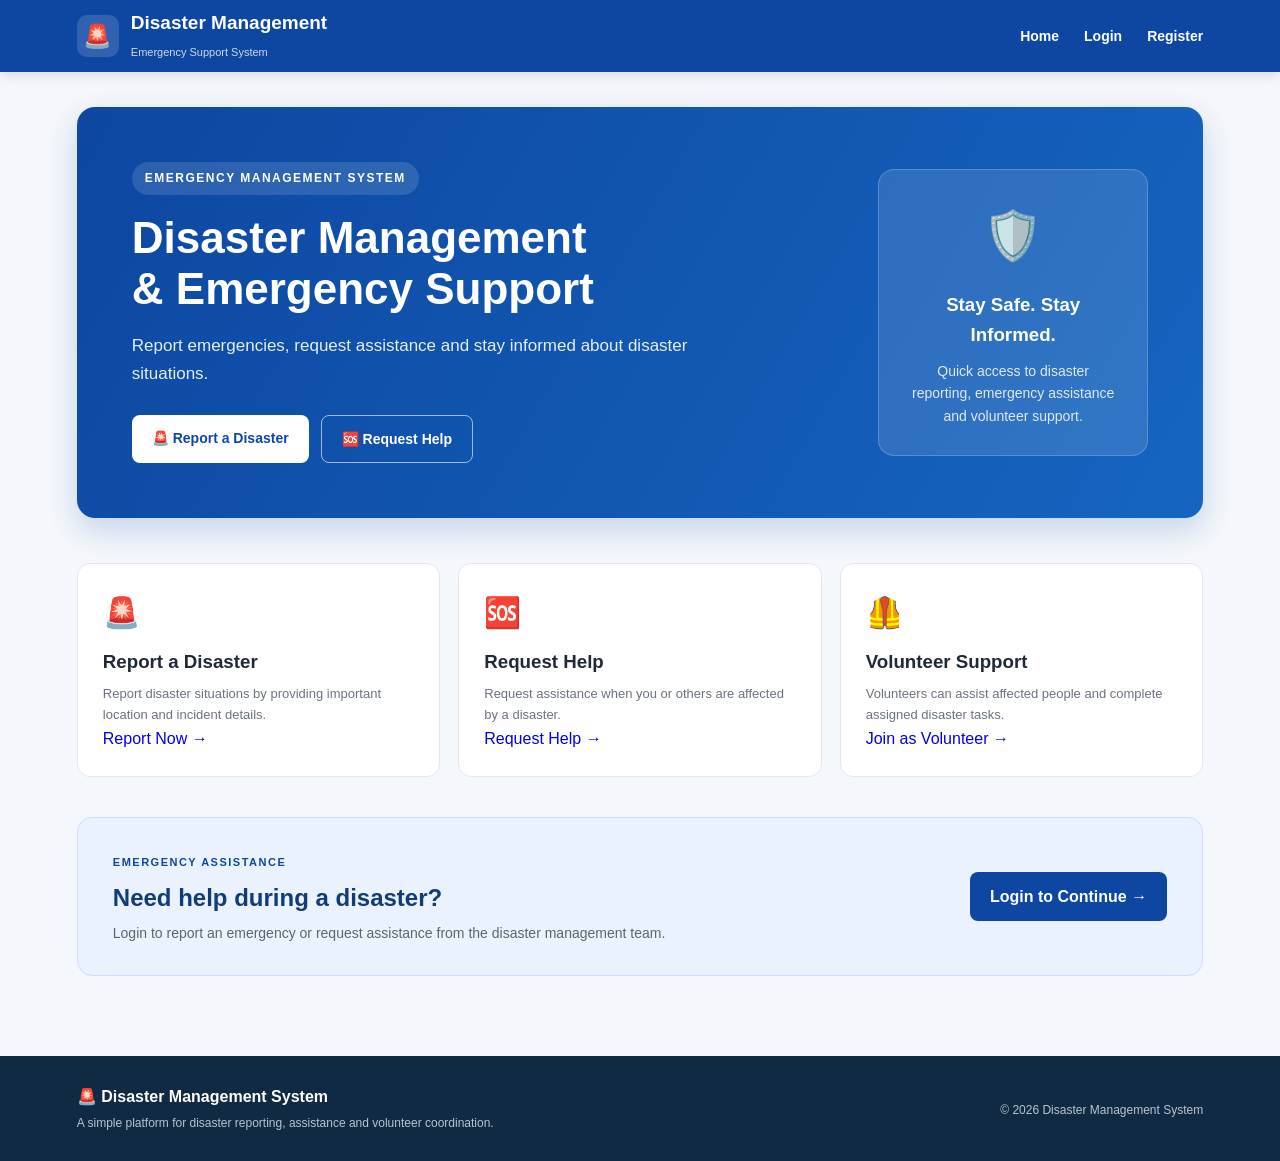
<file: index.html>
<!DOCTYPE html>
<html>
<head>
    <title>Disaster Management System</title>

    <meta http-equiv="refresh" content="0; url=dashboard.html">

    <link rel="stylesheet" href="style.css">
</head>

<body>

<div class="loading-page">
    <h1>Disaster Management System</h1>
    <p>Opening dashboard...</p>

    <a href="dashboard.html" class="button">
        Open Dashboard
    </a>
</div>

</body>
</html>
</file>
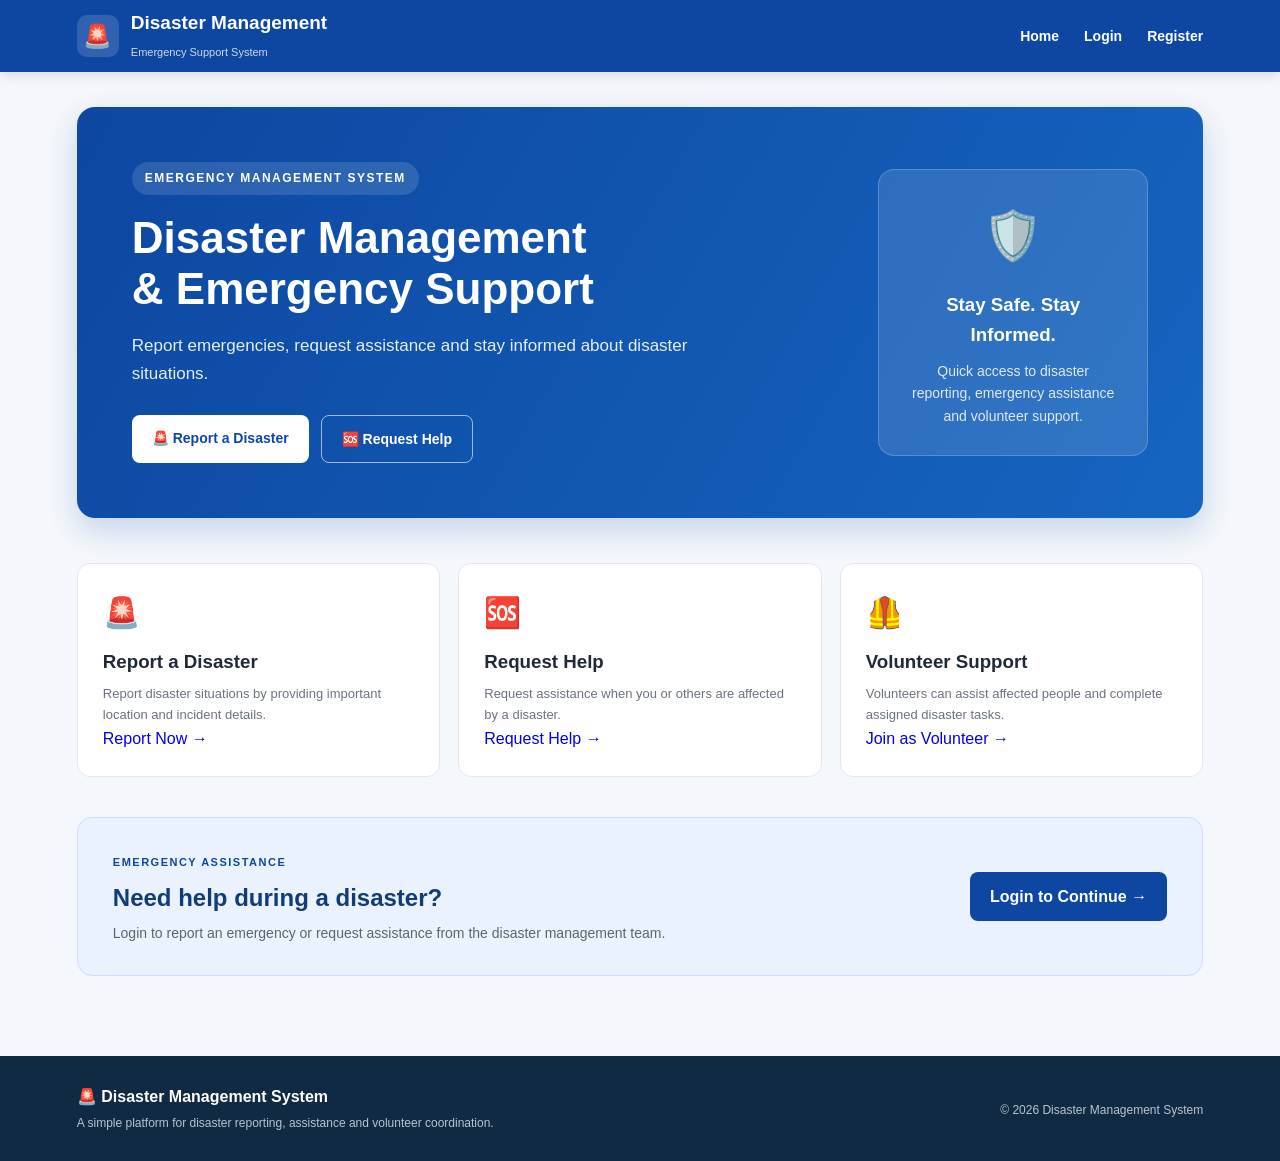
<file: dashboard.html>
<!DOCTYPE html>
<html lang="en">

<head>
    <meta charset="UTF-8">
    <meta name="viewport" content="width=device-width, initial-scale=1.0">

    <title>Disaster Management System</title>

    <link rel="stylesheet" href="style.css">
</head>


<body>

<!-- ================= HEADER ================= -->

<header class="main-header">

    <div class="logo-area">

        <div class="logo-icon">
            🚨
        </div>

        <div>
            <h2>Disaster Management</h2>
            <span>Emergency Support System</span>
        </div>

    </div>


    <nav>

        <a href="dashboard.html">
            Home
        </a>

        <a href="login.html" id="loginLink">
            Login
        </a>

        <a href="register.html" id="registerLink">
            Register
        </a>

        <a href="#" id="logoutLink" onclick="logout()">
            Logout
        </a>

    </nav>

</header>



<!-- ================= MAIN DASHBOARD ================= -->

<div class="dashboard">


    <!-- ================================================= -->
    <!-- MAIN WEBSITE / GUEST DASHBOARD -->
    <!-- ================================================= -->

    <div id="guestSection">


        <!-- HERO -->

        <section class="main-hero">

            <div class="hero-content">

                <span class="hero-label">
                    EMERGENCY MANAGEMENT SYSTEM
                </span>

                <h1>
                    Disaster Management<br>
                    & Emergency Support
                </h1>

                <p>
                    Report emergencies, request assistance and
                    stay informed about disaster situations.
                </p>


                <div class="hero-buttons">

                    <a href="login.html"
                       class="primary-button">
                        🚨 Report a Disaster
                    </a>

                    <a href="login.html"
                       class="secondary-button">
                        🆘 Request Help
                    </a>

                </div>

            </div>


            <div class="hero-card">

                <div class="hero-card-icon">
                    🛡️
                </div>

                <h3>
                    Stay Safe. Stay Informed.
                </h3>

                <p>
                    Quick access to disaster reporting,
                    emergency assistance and volunteer support.
                </p>

            </div>

        </section>



        <!-- ================================================= -->
        <!-- HOW THE SYSTEM HELPS -->
        <!-- ================================================= -->

        <section class="info-section">


            <div class="info-card">

                <div class="info-icon">
                    🚨
                </div>

                <h3>
                    Report a Disaster
                </h3>

                <p>
                    Report disaster situations by providing
                    important location and incident details.
                </p>

                <a href="login.html"
                   class="card-link">
                    Report Now →
                </a>

            </div>



            <div class="info-card">

                <div class="info-icon">
                    🆘
                </div>

                <h3>
                    Request Help
                </h3>

                <p>
                    Request assistance when you or others
                    are affected by a disaster.
                </p>

                <a href="login.html"
                   class="card-link">
                    Request Help →
                </a>

            </div>



            <div class="info-card">

                <div class="info-icon">
                    🦺
                </div>

                <h3>
                    Volunteer Support
                </h3>

                <p>
                    Volunteers can assist affected people
                    and complete assigned disaster tasks.
                </p>

                <a href="register.html"
                   class="card-link">
                    Join as Volunteer →
                </a>

            </div>


        </section>



        <!-- ================================================= -->
        <!-- HELP BANNER -->
        <!-- ================================================= -->

        <section class="help-banner">

            <div>

                <span class="small-heading">
                    EMERGENCY ASSISTANCE
                </span>

                <h2>
                    Need help during a disaster?
                </h2>

                <p>
                    Login to report an emergency or request
                    assistance from the disaster management team.
                </p>

            </div>


            <a href="login.html"
               class="help-button">

                Login to Continue →

            </a>

        </section>


    </div>



    <!-- ================================================= -->
    <!-- USER DASHBOARD -->
    <!-- ================================================= -->

    <div id="userSection">

        <div class="dashboard-title">

            <span class="small-heading">
                USER DASHBOARD
            </span>

            <h1 id="userWelcome">
                Welcome
            </h1>

            <p>
                Report disasters, request help and
                stay updated with disaster information.
            </p>

        </div>


        <div class="action-grid">


            <!-- REPORT DISASTER -->

            <div class="dashboard-card">

                <div class="card-icon red-card">
                    🚨
                </div>

                <h3>
                    Report a Disaster
                </h3>

                <p>
                    Report a disaster by providing its type,
                    location and important details.
                </p>


                <form id="reportForm">

                    <input type="text"
                           id="disasterType"
                           placeholder="Disaster type"
                           required>

                    <input type="text"
                           id="location"
                           placeholder="Location"
                           required>

                    <textarea id="details"
                              placeholder="Enter disaster details"
                              required></textarea>

                    <button type="submit">
                        Submit Report
                    </button>

                </form>

                <p id="reportMessage"
                   class="message">
                </p>

            </div>



            <!-- REQUEST HELP -->

            <div class="dashboard-card">

                <div class="card-icon orange-card">
                    🆘
                </div>

                <h3>
                    Request Help
                </h3>

                <p>
                    Request assistance by providing your
                    location and describing the help required.
                </p>


                <form id="helpForm">

                    <input type="text"
                           id="helpLocation"
                           placeholder="Your location"
                           required>

                    <textarea id="helpDetails"
                              placeholder="Describe the help required"
                              required></textarea>

                    <button type="submit">
                        Request Help
                    </button>

                </form>

                <p id="helpMessage"
                   class="message">
                </p>

            </div>



            <!-- DISASTER INFORMATION -->

            <div class="dashboard-card">

                <div class="card-icon blue-card">
                    📢
                </div>

                <h3>
                    Disaster Information
                </h3>

                <p>
                    View current disaster reports and
                    their latest status.
                </p>

                <div id="reports">
                    No reports available.
                </div>

            </div>


        </div>

    </div>



    <!-- ================================================= -->
    <!-- VOLUNTEER DASHBOARD -->
    <!-- ================================================= -->

    <div id="volunteerSection">

        <div class="dashboard-title">

            <span class="small-heading">
                VOLUNTEER DASHBOARD
            </span>

            <h1 id="volunteerWelcome">
                Welcome
            </h1>

            <p>
                Manage your availability, tasks and
                disaster assistance activities.
            </p>

        </div>


        <div class="action-grid">


            <!-- AVAILABILITY -->

            <div class="dashboard-card">

                <div class="card-icon green-card">
                    🟢
                </div>

                <h3>
                    My Availability
                </h3>

                <p>
                    Let the admin know whether you are
                    available to assist.
                </p>

                <div class="status-box">

                    Current Status:
                    <strong id="availabilityStatus">
                        Available
                    </strong>

                </div>


                <select id="availabilitySelect">

                    <option value="Available">
                        Available
                    </option>

                    <option value="Busy">
                        Busy
                    </option>

                </select>


                <button onclick="updateAvailability()">
                    Update Availability
                </button>

                <p id="availabilityMessage"
                   class="message">
                </p>

            </div>



            <!-- DISASTER LOCATIONS -->

            <div class="dashboard-card">

                <div class="card-icon blue-card">
                    📍
                </div>

                <h3>
                    Disaster Locations
                </h3>

                <p>
                    View locations where disasters have
                    been reported.
                </p>

                <button onclick="showVolunteerReports()">
                    View Locations
                </button>

                <div id="volunteerReports"></div>

            </div>



            <!-- ASSIGNED TASKS -->

            <div class="dashboard-card">

                <div class="card-icon purple-card">
                    📋
                </div>

                <h3>
                    Assigned Tasks
                </h3>

                <p>
                    View tasks assigned to you by the admin
                    and update their progress.
                </p>

                <button onclick="showVolunteerTasks()">
                    View Tasks
                </button>

                <div id="volunteerTasks"></div>

            </div>



            <!-- RESOURCES -->

            <div class="dashboard-card">

                <div class="card-icon orange-card">
                    📦
                </div>

                <h3>
                    Available Resources
                </h3>

                <p>
                    View relief materials and resources
                    available for disaster assistance.
                </p>

                <button onclick="showVolunteerResources()">
                    View Resources
                </button>

                <div id="volunteerResources"></div>

            </div>


        </div>

    </div>



    <!-- ================================================= -->
    <!-- ADMIN DASHBOARD -->
    <!-- ================================================= -->

    <div id="adminSection">

        <div class="dashboard-title">

            <span class="small-heading">
                ADMIN DASHBOARD
            </span>

            <h1>
                Disaster Management Control Panel
            </h1>

            <p>
                Monitor disaster reports, coordinate volunteers,
                assign tasks and manage resources.
            </p>

        </div>


        <!-- ADMIN STATISTICS -->

        <div class="stats-grid">


            <div class="stat-card">

                <div class="stat-icon red-card">
                    🚨
                </div>

                <div>

                    <h3 id="totalReports">
                        0
                    </h3>

                    <p>
                        Disaster Reports
                    </p>

                </div>

            </div>



            <div class="stat-card">

                <div class="stat-icon green-card">
                    🦺
                </div>

                <div>

                    <h3 id="totalVolunteers">
                        0
                    </h3>

                    <p>
                        Volunteers
                    </p>

                </div>

            </div>



            <div class="stat-card">

                <div class="stat-icon purple-card">
                    📋
                </div>

                <div>

                    <h3 id="totalTasks">
                        0
                    </h3>

                    <p>
                        Assigned Tasks
                    </p>

                </div>

            </div>



            <div class="stat-card">

                <div class="stat-icon orange-card">
                    📦
                </div>

                <div>

                    <h3 id="totalResources">
                        0
                    </h3>

                    <p>
                        Resources
                    </p>

                </div>

            </div>


        </div>



        <!-- ADMIN ACTIONS -->

        <div class="admin-grid">


            <!-- REPORTS -->

            <div class="dashboard-card">

                <div class="card-icon red-card">
                    🚨
                </div>

                <h3>
                    Reported Disasters
                </h3>

                <p>
                    View all disaster reports and update
                    their current status.
                </p>

                <button onclick="showAdminReports()">
                    View Reports
                </button>

                <div id="adminReports"></div>

            </div>



            <!-- VOLUNTEERS -->

            <div class="dashboard-card">

                <div class="card-icon green-card">
                    🦺
                </div>

                <h3>
                    Volunteer Availability
                </h3>

                <p>
                    View registered volunteers and
                    their current availability.
                </p>

                <button onclick="showVolunteers()">
                    View Volunteers
                </button>

                <div id="volunteerList"></div>

            </div>



            <!-- ASSIGN TASK -->

            <div class="dashboard-card">

                <div class="card-icon purple-card">
                    📋
                </div>

                <h3>
                    Assign Task
                </h3>

                <p>
                    Assign disaster-response tasks
                    to registered volunteers.
                </p>

                <input type="text"
                       id="taskDescription"
                       placeholder="Enter task">

                <input type="text"
                       id="taskLocation"
                       placeholder="Task location">

                <select id="taskVolunteer">

                    <option value="">
                        Select Volunteer
                    </option>

                </select>

                <button onclick="assignTask()">
                    Assign Task
                </button>

                <p id="taskMessage"
                   class="message">
                </p>

            </div>



            <!-- RESOURCES -->

            <div class="dashboard-card">

                <div class="card-icon orange-card">
                    📦
                </div>

                <h3>
                    Manage Resources
                </h3>

                <p>
                    Add and manage relief materials
                    available for disaster response.
                </p>

                <input type="text"
                       id="resourceName"
                       placeholder="Resource name">

                <input type="number"
                       id="resourceQuantity"
                       placeholder="Quantity">

                <button onclick="addResource()">
                    Add Resource
                </button>

                <div id="adminResources"></div>

            </div>



            <!-- ACCOUNTS -->

            <div class="dashboard-card">

                <div class="card-icon blue-card">
                    👥
                </div>

                <h3>
                    Registered Accounts
                </h3>

                <p>
                    View registered users and volunteers
                    in the system.
                </p>

                <button onclick="showAccounts()">
                    View Accounts
                </button>

                <div id="accountsList"></div>

            </div>


        </div>

    </div>


</div>



<!-- ================= FOOTER ================= -->

<footer>

    <div class="footer-content">

        <div>

            <h3>
                🚨 Disaster Management System
            </h3>

            <p>
                A simple platform for disaster reporting,
                assistance and volunteer coordination.
            </p>

        </div>


        <div>

            <p>
                © 2026 Disaster Management System
            </p>

        </div>

    </div>

</footer>



<script src="script.js"></script>

</body>

</html>
</file>
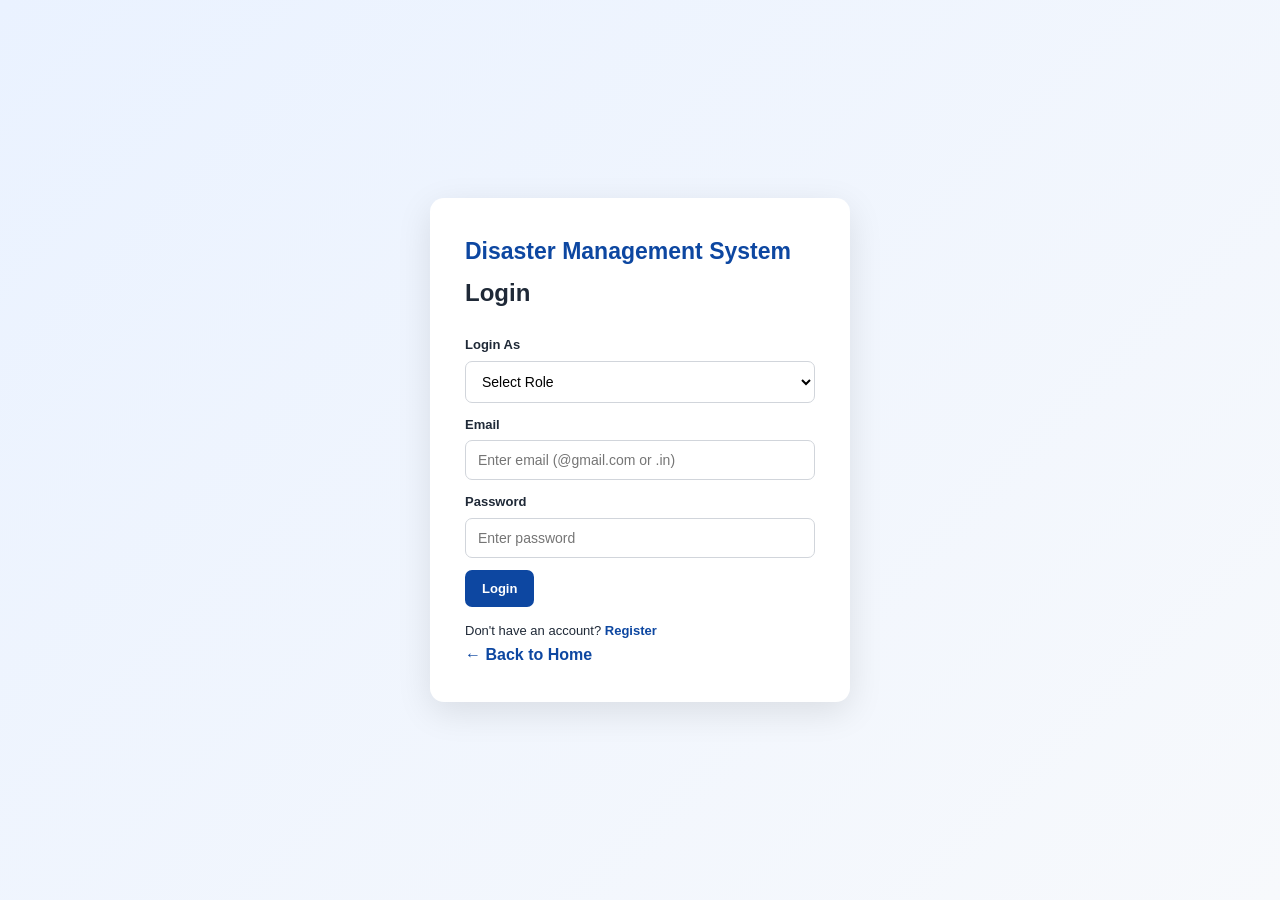
<file: login.html>
<!DOCTYPE html>
<html>
<head>
    <title>Login</title>
    <link rel="stylesheet" href="style.css">
</head>

<body class="auth-page">

<div class="form-box">
    <h1>Disaster Management System</h1>
    <h2>Login</h2>

    <form id="loginForm">

        <label>Login As</label>

        <select id="loginRole" required>
            <option value="">Select Role</option>
            <option value="user">User / Citizen</option>
            <option value="volunteer">Volunteer</option>
            <option value="admin">Admin</option>
        </select>

        <label>Email</label>
        <input type="email"
               id="loginEmail"
               placeholder="Enter email (@gmail.com or .in)"
               pattern="[a-zA-Z0-9._%+-]+(@gmail\.com|[a-zA-Z0-9.-]+\.in)"
               title="Email must end with @gmail.com or .in"
               required>

        <label>Password</label>
        <input type="password"
               id="loginPassword"
               placeholder="Enter password"
               required>

        <button type="submit">Login</button>

        <p id="loginMessage"></p>

    </form>

    <p>
        Don't have an account?
        <a href="register.html">Register</a>
    </p>

    <a href="index.html">← Back to Home</a>

</div>

<script src="script.js"></script>

</body>
</html>
</file>
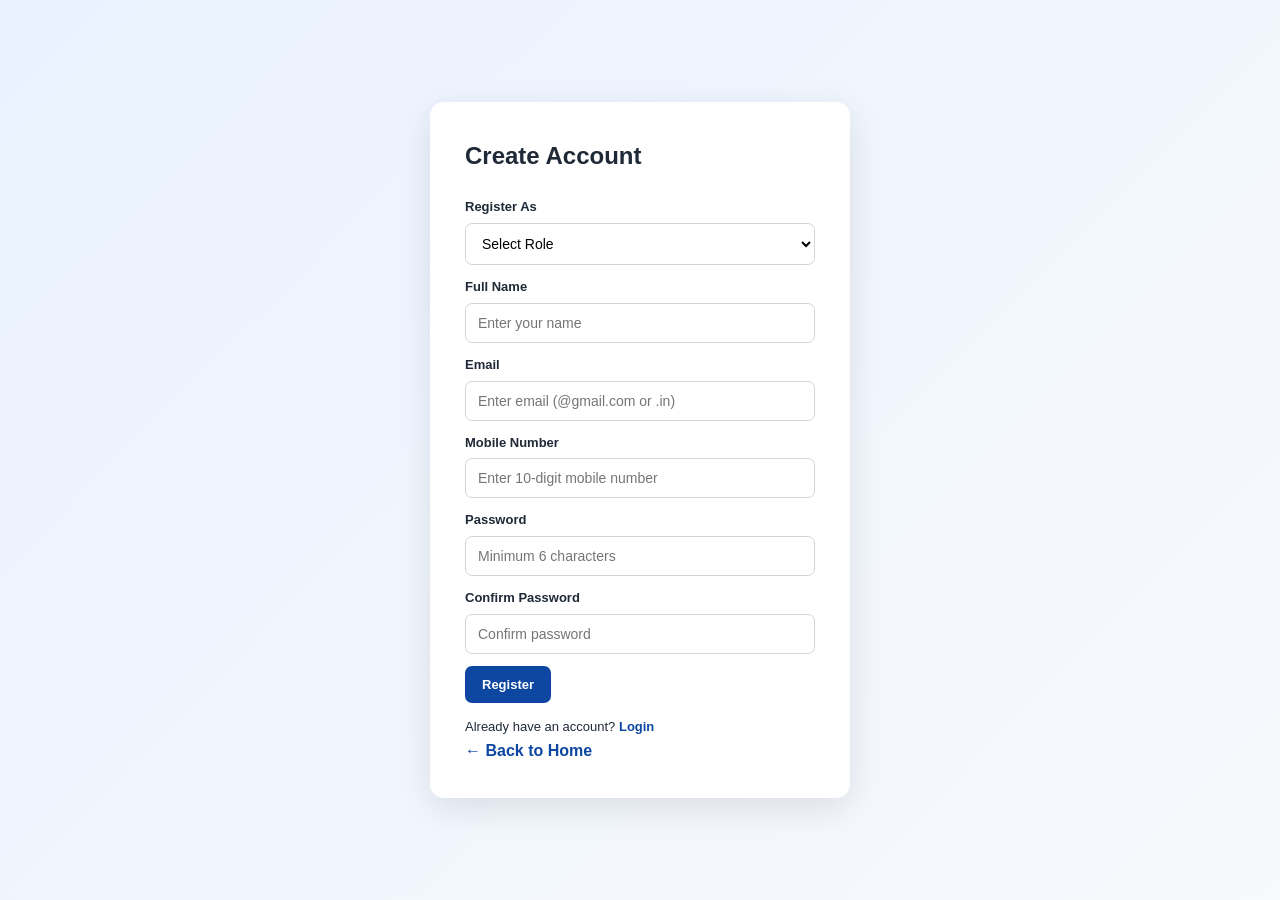
<file: register.html>
<!DOCTYPE html>
<html>
<head>
    <title>Register</title>
    <link rel="stylesheet" href="style.css">
</head>

<body class="auth-page">

<div class="form-box">

    <h2>Create Account</h2>

    <form id="registerForm">

        <label>Register As</label>

        <select id="registerRole" required>
            <option value="">Select Role</option>
            <option value="user">User / Citizen</option>
            <option value="volunteer">Volunteer</option>
            <option value="admin">Admin</option>
        </select>

        <label>Full Name</label>
        <input type="text"
               id="registerName"
               placeholder="Enter your name"
               required>

        <label>Email</label>
        <input type="email"
               id="registerEmail"
               placeholder="Enter email (@gmail.com or .in)"
               pattern="[a-zA-Z0-9._%+-]+(@gmail\.com|[a-zA-Z0-9.-]+\.in)"
               title="Email must end with @gmail.com or .in"
               required>

        <label>Mobile Number</label>
        <input type="text"
               id="registerMobile"
               placeholder="Enter 10-digit mobile number"
               maxlength="10"
               required>

        <label>Password</label>
        <input type="password"
               id="registerPassword"
               placeholder="Minimum 6 characters"
               required>

        <label>Confirm Password</label>
        <input type="password"
               id="confirmPassword"
               placeholder="Confirm password"
               required>

        <button type="submit">Register</button>

        <p id="registerMessage"></p>

    </form>

    <p>
        Already have an account?
        <a href="login.html">Login</a>
    </p>

    <a href="index.html">← Back to Home</a>

</div>

<script src="script.js"></script>

</body>
</html>
</file>
<file: style.css>
/* =========================================
   GENERAL
========================================= */

* {
    box-sizing: border-box;
    margin: 0;
    padding: 0;
}

body {
    font-family: Arial, Helvetica, sans-serif;
    background: #f4f7fb;
    color: #1f2937;
    line-height: 1.6;
}

a {
    text-decoration: none;
}

button,
input,
textarea,
select {
    font-family: inherit;
}


/* =========================================
   HEADER
========================================= */

.main-header {
    background: #0d47a1;
    color: white;

    min-height: 72px;

    padding: 0 6%;

    display: flex;
    align-items: center;
    justify-content: space-between;

    box-shadow: 0 3px 12px rgba(0, 0, 0, 0.12);
}

.logo-area {
    display: flex;
    align-items: center;
    gap: 12px;
}

.logo-icon {
    width: 42px;
    height: 42px;

    border-radius: 10px;

    background: rgba(255, 255, 255, 0.15);

    display: flex;
    align-items: center;
    justify-content: center;

    font-size: 23px;
}

.logo-area h2 {
    font-size: 19px;
    margin: 0;
}

.logo-area span {
    font-size: 11px;
    opacity: 0.8;
}

.main-header nav {
    display: flex;
    align-items: center;
    gap: 25px;
}

.main-header nav a {
    color: white;
    font-size: 14px;
    font-weight: 600;
}

.main-header nav a:hover {
    opacity: 0.75;
}


/* =========================================
   MAIN DASHBOARD
========================================= */

.dashboard {
    width: 88%;
    max-width: 1250px;
    margin: auto;
    padding: 35px 0 60px;
}


/* =========================================
   MAIN WEBSITE HERO
========================================= */

.main-hero {
    min-height: 390px;

    background:
        linear-gradient(
            120deg,
            #0d47a1,
            #1565c0
        );

    border-radius: 18px;

    padding: 55px;

    color: white;

    display: flex;
    align-items: center;
    justify-content: space-between;

    gap: 50px;

    box-shadow:
        0 12px 30px rgba(13, 71, 161, 0.2);
}

.hero-content {
    max-width: 680px;
}

.hero-label {
    display: inline-block;

    font-size: 12px;
    font-weight: bold;

    letter-spacing: 1.5px;

    background: rgba(255, 255, 255, 0.13);

    padding: 7px 13px;

    border-radius: 20px;

    margin-bottom: 18px;
}

.hero-content h1 {
    font-size: 44px;
    line-height: 1.15;

    margin-bottom: 18px;
}

.hero-content p {
    font-size: 17px;
    max-width: 620px;

    opacity: 0.9;

    margin-bottom: 28px;
}

.hero-buttons {
    display: flex;
    gap: 12px;
    flex-wrap: wrap;
}

.primary-button,
.secondary-button {
    display: inline-block;

    padding: 12px 20px;

    border-radius: 8px;

    font-weight: bold;

    font-size: 14px;
}

.primary-button {
    background: white;
    color: #0d47a1;
}

.secondary-button {
    border: 1px solid rgba(255,255,255,0.6);
    color: white;
}

.primary-button:hover,
.secondary-button:hover {
    transform: translateY(-1px);
}

.hero-card {
    width: 270px;

    background: rgba(255,255,255,0.12);

    border: 1px solid rgba(255,255,255,0.2);

    padding: 28px;

    border-radius: 16px;

    text-align: center;
}

.hero-card-icon {
    font-size: 48px;
    margin-bottom: 15px;
}

.hero-card h3 {
    margin-bottom: 10px;
}

.hero-card p {
    font-size: 14px;
    opacity: 0.85;
}


/* =========================================
   SECTION HEADINGS
========================================= */

.overview-section,
.recent-section,
.info-section {
    margin-top: 45px;
}

.section-heading {
    display: flex;
    align-items: end;
    justify-content: space-between;

    margin-bottom: 20px;
}

.small-heading {
    color: #0d47a1;

    font-size: 11px;

    font-weight: bold;

    letter-spacing: 1.5px;

    text-transform: uppercase;
}

.section-heading h2 {
    font-size: 25px;
    margin-top: 3px;
}

.section-heading > p {
    color: #6b7280;
    font-size: 13px;
}


/* =========================================
   OVERVIEW CARDS
========================================= */

.overview-grid {
    display: grid;

    grid-template-columns:
        repeat(3, 1fr);

    gap: 18px;
}

.overview-card {
    background: white;

    border: 1px solid #e5e7eb;

    border-radius: 13px;

    padding: 23px;

    display: flex;
    align-items: center;

    gap: 17px;

    box-shadow:
        0 3px 12px rgba(0,0,0,0.04);
}

.overview-icon {
    width: 52px;
    height: 52px;

    border-radius: 12px;

    display: flex;
    align-items: center;
    justify-content: center;

    font-size: 25px;
}

.orange-icon {
    background: #fff3e0;
}

.green-icon {
    background: #e8f5e9;
}

.blue-icon {
    background: #e3f2fd;
}

.overview-card h3 {
    font-size: 25px;
}

.overview-card p {
    color: #6b7280;
    font-size: 13px;
}


/* =========================================
   RECENT REPORTS
========================================= */

.recent-reports {
    background: white;

    border: 1px solid #e5e7eb;

    border-radius: 13px;

    min-height: 170px;

    padding: 25px;

    box-shadow:
        0 3px 12px rgba(0,0,0,0.04);
}

.empty-state {
    min-height: 120px;

    display: flex;

    align-items: center;
    justify-content: center;

    flex-direction: column;

    text-align: center;

    color: #6b7280;
}

.empty-icon {
    font-size: 32px;
    margin-bottom: 7px;
}

.empty-state h3 {
    color: #374151;
    font-size: 16px;
}

.empty-state p {
    font-size: 13px;
}


/* =========================================
   HELP BANNER
========================================= */

.help-banner {
    margin-top: 40px;

    padding: 30px 35px;

    background: #eaf2ff;

    border: 1px solid #cbdcff;

    border-radius: 15px;

    display: flex;

    align-items: center;

    justify-content: space-between;

    gap: 25px;
}

.help-banner h2 {
    color: #123c78;
    margin: 5px 0;
}

.help-banner p {
    color: #5b6472;
    font-size: 14px;
}

.help-button {
    background: #0d47a1;

    color: white;

    padding: 12px 20px;

    border-radius: 8px;

    font-weight: bold;

    white-space: nowrap;
}


/* =========================================
   INFORMATION CARDS
========================================= */

.info-section {
    display: grid;

    grid-template-columns:
        repeat(3, 1fr);

    gap: 18px;
}

.info-card {
    background: white;

    padding: 25px;

    border-radius: 13px;

    border: 1px solid #e5e7eb;

    text-align: left;
}

.info-icon {
    font-size: 30px;
    margin-bottom: 10px;
}

.info-card h3 {
    margin-bottom: 7px;
}

.info-card p {
    color: #6b7280;
    font-size: 13px;
}


/* =========================================
   LOGGED-IN DASHBOARD TITLE
========================================= */

.dashboard-title {
    margin-bottom: 28px;
}

.dashboard-title h1 {
    font-size: 32px;
    color: #172033;

    margin: 3px 0 5px;
}

.dashboard-title p {
    color: #6b7280;
}


/* =========================================
   DASHBOARD CARDS
========================================= */

.action-grid {
    display: grid;

    grid-template-columns:
        repeat(3, 1fr);

    gap: 20px;
}

.admin-grid {
    display: grid;

    grid-template-columns:
        repeat(2, 1fr);

    gap: 20px;

    margin-top: 25px;
}

.dashboard-card {
    background: white;

    border: 1px solid #e5e7eb;

    border-radius: 14px;

    padding: 25px;

    box-shadow:
        0 3px 12px rgba(0,0,0,0.04);
}

.dashboard-card h3 {
    font-size: 18px;

    margin: 10px 0 8px;
}

.dashboard-card > p {
    color: #6b7280;

    font-size: 13px;

    margin-bottom: 18px;
}

.card-icon {
    width: 48px;
    height: 48px;

    border-radius: 11px;

    display: flex;
    align-items: center;
    justify-content: center;

    font-size: 23px;
}

.red-card {
    background: #ffebee;
}

.orange-card {
    background: #fff3e0;
}

.green-card {
    background: #e8f5e9;
}

.blue-card {
    background: #e3f2fd;
}

.purple-card {
    background: #f3e8ff;
}


/* =========================================
   ADMIN STATISTICS
========================================= */

.stats-grid {
    display: grid;

    grid-template-columns:
        repeat(4, 1fr);

    gap: 18px;
}

.stat-card {
    background: white;

    border: 1px solid #e5e7eb;

    border-radius: 13px;

    padding: 20px;

    display: flex;

    align-items: center;

    gap: 15px;
}

.stat-icon {
    width: 48px;
    height: 48px;

    border-radius: 11px;

    display: flex;

    align-items: center;
    justify-content: center;

    font-size: 23px;
}

.stat-card h3 {
    font-size: 25px;
}

.stat-card p {
    color: #6b7280;
    font-size: 12px;
}


/* =========================================
   FORMS
========================================= */

input,
textarea,
select {
    width: 100%;

    padding: 11px 12px;

    margin-bottom: 12px;

    border: 1px solid #d1d5db;

    border-radius: 7px;

    background: white;

    font-size: 14px;

    outline: none;
}

input:focus,
textarea:focus,
select:focus {
    border-color: #1976d2;

    box-shadow:
        0 0 0 2px rgba(25,118,210,0.1);
}

textarea {
    min-height: 90px;

    resize: vertical;
}

button {
    border: none;

    background: #0d47a1;

    color: white;

    padding: 11px 17px;

    border-radius: 7px;

    cursor: pointer;

    font-weight: bold;

    font-size: 13px;
}

button:hover {
    background: #083579;
}


/* =========================================
   STATUS
========================================= */

.status-box {
    background: #f5f7fa;

    padding: 12px;

    border-radius: 8px;

    margin-bottom: 14px;

    font-size: 13px;
}

.message {
    color: #0d7a36 !important;

    margin-top: 10px;
}


/* =========================================
   REPORT ITEMS
========================================= */

.report-item {
    background: #f8fafc;

    border: 1px solid #e5e7eb;

    padding: 14px;

    border-radius: 8px;

    margin-top: 12px;

    font-size: 13px;
}

.report-item h4 {
    margin-bottom: 5px;
}

.report-item p {
    margin: 3px 0;

    color: #5f6875;
}


/* =========================================
   FOOTER
========================================= */

footer {
    background: #102a43;

    color: white;

    margin-top: 20px;
}

.footer-content {
    width: 88%;
    max-width: 1250px;

    margin: auto;

    padding: 28px 0;

    display: flex;

    align-items: center;

    justify-content: space-between;

    gap: 20px;
}

.footer-content h3 {
    font-size: 16px;
}

.footer-content p {
    color: #b9c4d0;

    font-size: 12px;

    margin-top: 5px;
}


/* =========================================
   AUTH PAGES
========================================= */

.auth-page {
    min-height: 100vh;

    background:
        linear-gradient(
            135deg,
            #eaf2ff,
            #f7f9fc
        );

    display: flex;

    align-items: center;

    justify-content: center;
}

.form-box {
    width: 420px;

    max-width: 92%;

    background: white;

    padding: 35px;

    border-radius: 14px;

    box-shadow:
        0 10px 35px rgba(0,0,0,0.10);
}

.form-box h1 {
    color: #0d47a1;

    font-size: 23px;

    margin-bottom: 5px;
}

.form-box h2 {
    margin-bottom: 22px;
}

.form-box label {
    display: block;

    font-size: 13px;

    font-weight: bold;

    margin-bottom: 5px;
}

.form-box p {
    font-size: 13px;

    margin-top: 14px;
}

.form-box a {
    color: #0d47a1;

    font-weight: bold;
}


/* =========================================
   HIDDEN ROLE SECTIONS
========================================= */

#guestSection,
#userSection,
#volunteerSection,
#adminSection {
    display: none;
}

#logoutLink {
    display: none;
}


/* =========================================
   MOBILE
========================================= */

@media (max-width: 900px) {

    .main-header {
        padding: 15px 5%;

        flex-direction: column;

        gap: 15px;
    }

    .main-header nav {
        gap: 15px;
    }

    .main-hero {
        flex-direction: column;

        align-items: flex-start;

        padding: 35px;
    }

    .hero-card {
        width: 100%;
    }

    .hero-content h1 {
        font-size: 34px;
    }

    .overview-grid,
    .info-section,
    .action-grid,
    .admin-grid {
        grid-template-columns: 1fr;
    }

    .stats-grid {
        grid-template-columns:
            repeat(2, 1fr);
    }

    .help-banner {
        flex-direction: column;

        align-items: flex-start;
    }

    .footer-content {
        flex-direction: column;

        align-items: flex-start;
    }
}


@media (max-width: 600px) {

    .dashboard {
        width: 92%;
    }

    .main-hero {
        padding: 28px 22px;
    }

    .hero-content h1 {
        font-size: 29px;
    }

    .hero-content p {
        font-size: 14px;
    }

    .stats-grid {
        grid-template-columns: 1fr;
    }

    .section-heading {
        flex-direction: column;

        align-items: flex-start;

        gap: 5px;
    }

    .main-header nav {
        flex-wrap: wrap;

        justify-content: center;
    }

}
</file>
